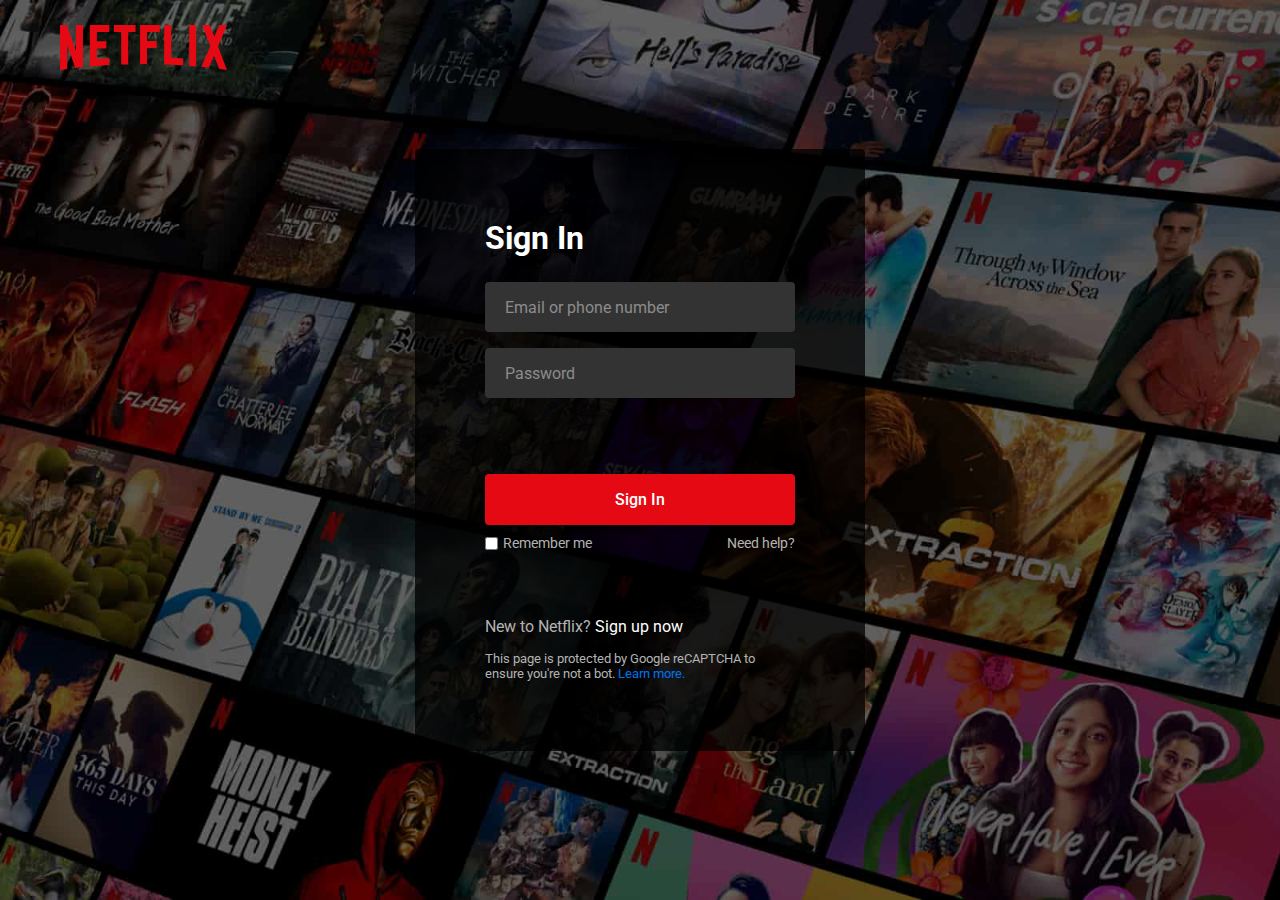
<file: index1.html>
<!DOCTYPE html>
<html lang="en">
<head>
    <meta charset="UTF-8">
    <meta name="viewport" content="width=device-width, initial-scale=1.0">
    <title>Netflix Login Page</title>
    <link rel="icon" href="img/log n.png">
    <link rel="stylesheet" href="style1.css">
    <style>
        .error-message{
            color: red;
            font-size: 0.9em;
            display:none;
        }
    </style>
</head>
<body>
    <nav>
        <a href="#"><img src="img/images/logo.svg" alt="logo"></a>
    </nav>
    <div class="form-wrapper">
        <h2>Sign In</h2>
        <form id="loginForm" action="#">
            <div class="form-control">
                <input type="text" id="email" required>
                <label>Email or phone number</label>
                <span class="error-message" id="emailError">Please enter a valid email address.</span>
            </div>
            <div class="form-control">
                <input type="password" id="password" required>
                <label>Password</label>
                <span class="error-message" id="passwordError">Password must be at least 8 characters long and include at least one uppercase letter, one lowercase letter, one number, and one special character.</span>
            </div>
            <button type="submit" onclick="location.href='index2.html'">Sign In</button>
            <div class="form-help"> 
                <div class="remember-me">
                    <input type="checkbox" id="remember-me">
                    <label for="remember-me">Remember me</label>
                </div>
                <a href="#">Need help?</a>
            </div>
        </form>
        <p>New to Netflix? <a href="#">Sign up now</a></p>
        <small>
            This page is protected by Google reCAPTCHA to ensure you're not a bot. 
            <a href="#">Learn more.</a>
        </small>
    </div>
    <script src="script2.js"></script>
</body>
</html>
</file>
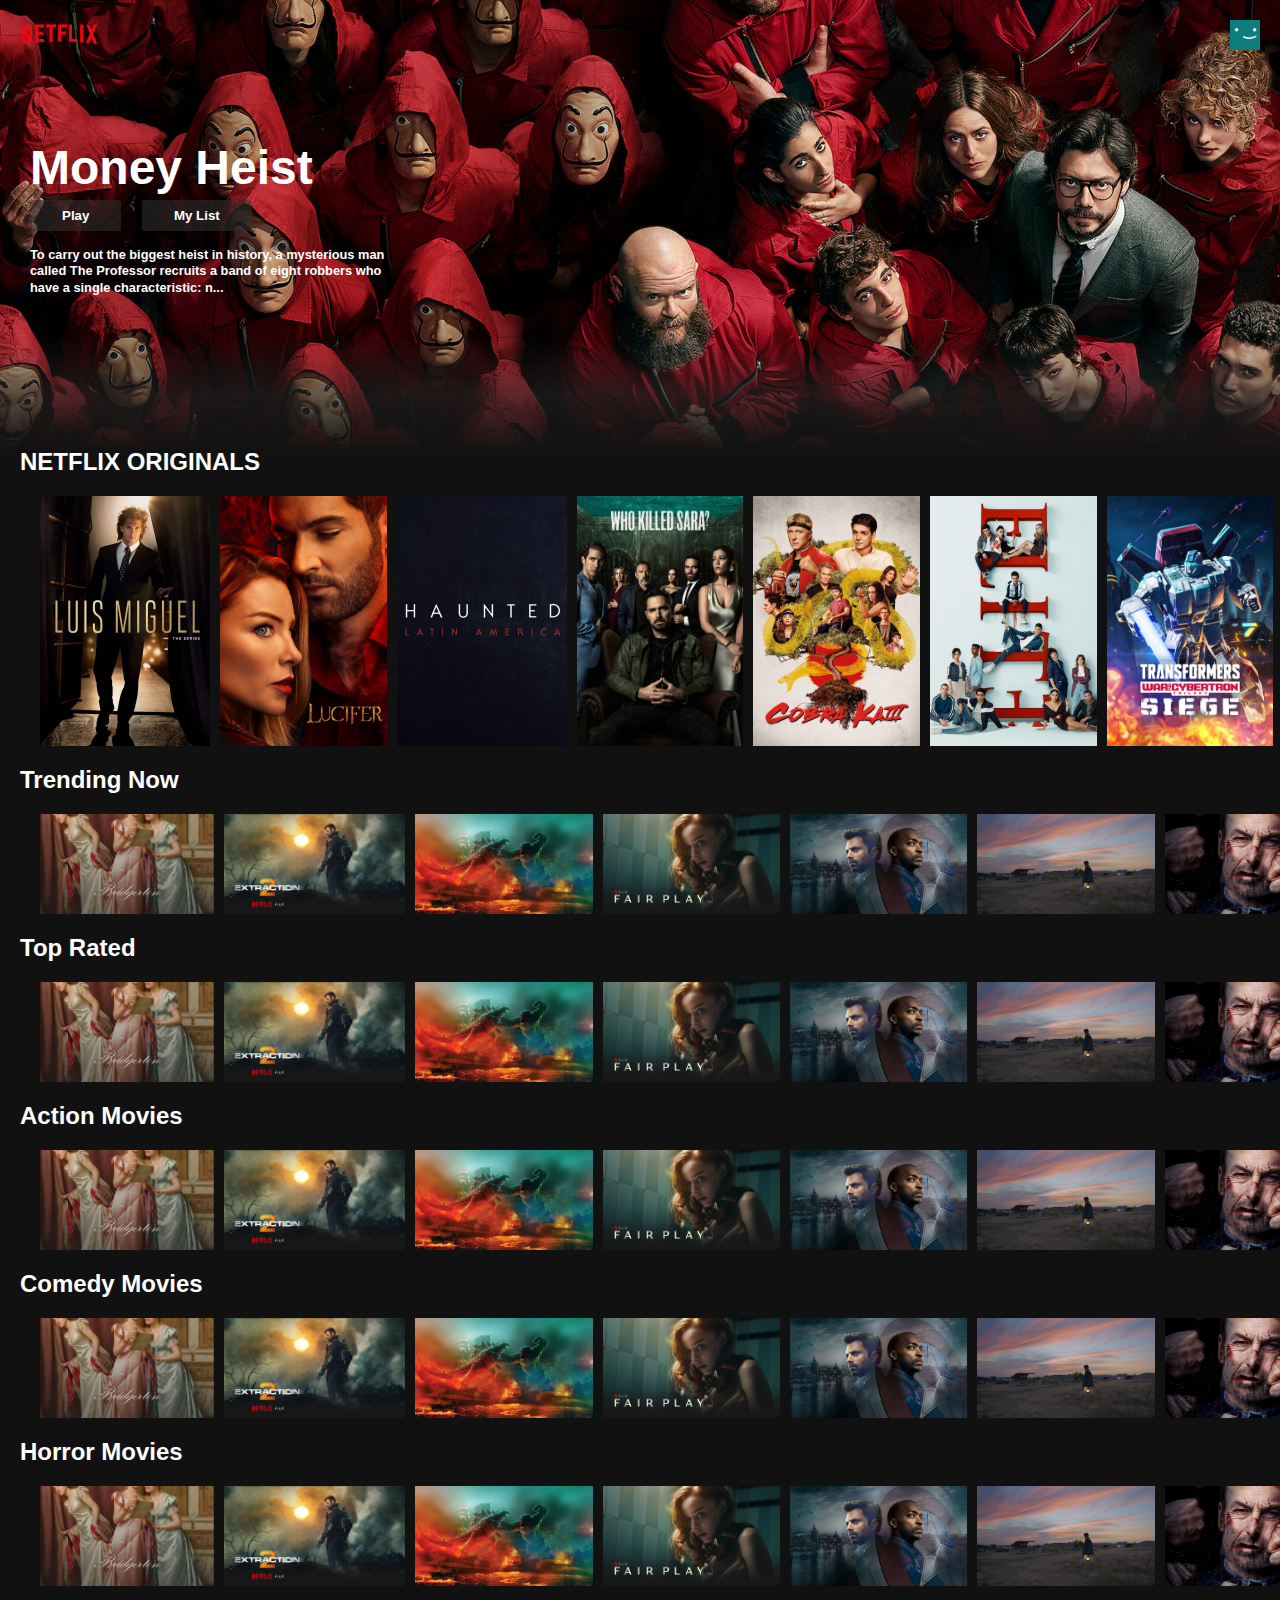
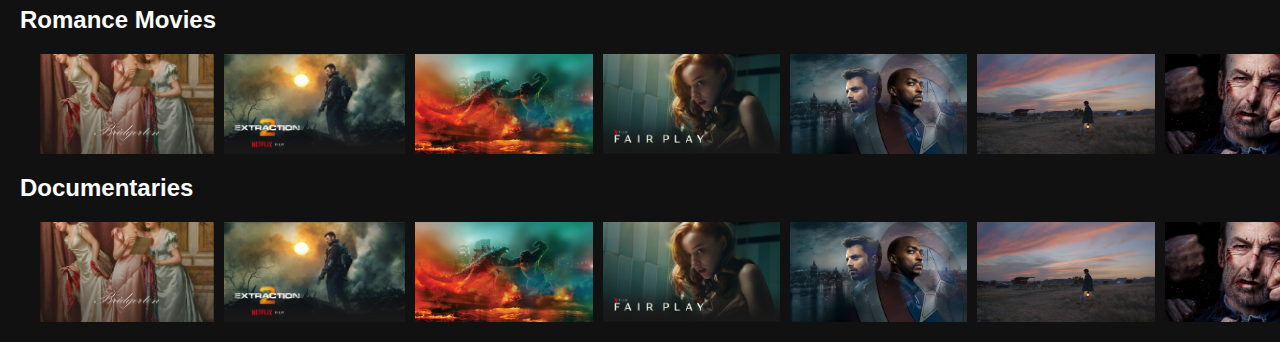
<file: index2.html>
<!DOCTYPE html>
<html lang="en">
  <head>
    <meta charset="UTF-8" />
    <meta http-equiv="X-UA-Compatible" content="IE=edge" >
    <meta name="viewport" content="width=device-width, initial-scale=1.0" >
    <title>Netflix Clone</title>
    <link rel="icon" href="img/log n.png">
    <link rel="stylesheet" href="style2.css" />
  </head>
  <body>
    <!-- nav -->
    <div id="nav" class="nav">
      <img class="nav__logo" src="img/netflix-images/netflix-logo.png" >
      <img class="nav__avatar" src="img/netflix-images/netflix-avatar.png" >
    </div>

    <!-- header -->
    <header class="banner">
      <div class="banner__contents">
        <h1 class="banner__title">Money Heist</h1>
        <div class="banner__buttons">
          <button class="banner__button" onclick="location.href='index3.html'">Play</button>
          <button class="banner__button">My List</button>
        </div>
        <h1 class="banner__description">
          To carry out the biggest heist in history, a mysterious man called The Professor recruits
          a band of eight robbers who have a single characteristic: n...
        </h1>
      </div>
      <div class="banner--fadeBottom"></div>
    </header>

    <!-- Netflix Originals -->
    <div class="row">
      <h2>NETFLIX ORIGINALS</h2>
      <div class="row__posters">
        <img class="row__poster row__posterLarge" src="img/netflix-images/large-movie1.jpg" >

        <img class="row__poster row__posterLarge" src="img/netflix-images/large-movie2.jpg" >

        <img class="row__poster row__posterLarge" src="img/netflix-images/large-movie3.jpg" >

        <img class="row__poster row__posterLarge" src="img/netflix-images/large-movie4.jpg" >

        <img class="row__poster row__posterLarge" src="img/netflix-images/large-movie5.jpg" >

        <img class="row__poster row__posterLarge" src="img/netflix-images/large-movie6.jpg" >

        <img class="row__poster row__posterLarge" src="img/netflix-images/large-movie7.jpg" >

        <img class="row__poster row__posterLarge" src="img/netflix-images/large-movie8.jpg" >
      </div>
    </div>

    <!-- Trending Now -->
    <div class="row">
      <h2>Trending Now</h2>
      <div class="row__posters">
        <img class="row__poster" src="img/netflix-images/small-movie1.jpg" >

        <img class="row__poster" src="img/netflix-images/small-movie2.jpg" >

        <img class="row__poster" src="img/netflix-images/small-movie3.jpg" >

        <img class="row__poster" src="img/netflix-images/small-movie4.jpg" >

        <img class="row__poster" src="img/netflix-images/small-movie5.jpg" >

        <img class="row__poster" src="img/netflix-images/small-movie6.jpg" >

        <img class="row__poster" src="img/netflix-images/small-movie7.jpg" >

        <img class="row__poster" src="img/netflix-images/small-movie8.jpg" >
      </div>
    </div>

    <!-- Top Rated -->
    <div class="row">
      <h2>Top Rated</h2>
      <div class="row__posters">
        <img class="row__poster" src="img/netflix-images/small-movie1.jpg" >

        <img class="row__poster" src="img/netflix-images/small-movie2.jpg" >

        <img class="row__poster" src="img/netflix-images/small-movie3.jpg" >

        <img class="row__poster" src="img/netflix-images/small-movie4.jpg" >

        <img class="row__poster" src="img/netflix-images/small-movie5.jpg" >

        <img class="row__poster" src="img/netflix-images/small-movie6.jpg" >

        <img class="row__poster" src="img/netflix-images/small-movie7.jpg" >

        <img class="row__poster" src="img/netflix-images/small-movie8.jpg" >
      </div>
    </div>

    <!-- Action Movies -->
    <div class="row">
      <h2>Action Movies</h2>
      <div class="row__posters">
        <img class="row__poster" src="img/netflix-images/small-movie1.jpg" >

        <img class="row__poster" src="img/netflix-images/small-movie2.jpg" >

        <img class="row__poster" src="img/netflix-images/small-movie3.jpg" >

        <img class="row__poster" src="img/netflix-images/small-movie4.jpg" >

        <img class="row__poster" src="img/netflix-images/small-movie5.jpg" >

        <img class="row__poster" src="img/netflix-images/small-movie6.jpg" >

        <img class="row__poster" src="img/netflix-images/small-movie7.jpg" >

        <img class="row__poster" src="img/netflix-images/small-movie8.jpg" >
      </div>
    </div>

    <!-- Comedy Movies -->
    <div class="row">
      <h2>Comedy Movies</h2>
      <div class="row__posters">
        <img class="row__poster" src="img/netflix-images/small-movie1.jpg" >

        <img class="row__poster" src="img/netflix-images/small-movie2.jpg" >

        <img class="row__poster" src="img/netflix-images/small-movie3.jpg" >

        <img class="row__poster" src="img/netflix-images/small-movie4.jpg" >

        <img class="row__poster" src="img/netflix-images/small-movie5.jpg" >

        <img class="row__poster" src="img/netflix-images/small-movie6.jpg" >

        <img class="row__poster" src="img/netflix-images/small-movie7.jpg" >

        <img class="row__poster" src="img/netflix-images/small-movie8.jpg" >
      </div>
    </div>

    <!-- Horror Movies -->
    <div class="row">
      <h2>Horror Movies</h2>
      <div class="row__posters">
        <img class="row__poster" src="img/netflix-images/small-movie1.jpg" >

        <img class="row__poster" src="img/netflix-images/small-movie2.jpg" >

        <img class="row__poster" src="img/netflix-images/small-movie3.jpg" >

        <img class="row__poster" src="img/netflix-images/small-movie4.jpg" >

        <img class="row__poster" src="img/netflix-images/small-movie5.jpg" >

        <img class="row__poster" src="img/netflix-images/small-movie6.jpg" >

        <img class="row__poster" src="img/netflix-images/small-movie7.jpg" >

        <img class="row__poster" src="img/netflix-images/small-movie8.jpg" >
      </div>
    </div>

    <!-- Romance Movies -->
    <div class="row">
      <h2>Romance Movies</h2>
      <div class="row__posters">
        <img class="row__poster" src="img/netflix-images/small-movie1.jpg" >

        <img class="row__poster" src="img/netflix-images/small-movie2.jpg" >

        <img class="row__poster" src="img/netflix-images/small-movie3.jpg" >

        <img class="row__poster" src="img/netflix-images/small-movie4.jpg" >

        <img class="row__poster" src="img/netflix-images/small-movie5.jpg" >

        <img class="row__poster" src="img/netflix-images/small-movie6.jpg" >

        <img class="row__poster" src="img/netflix-images/small-movie7.jpg" >

        <img class="row__poster" src="img/netflix-images/small-movie8.jpg" >
      </div>
    </div>

    <!-- Documentaries -->
    <div class="row">
      <h2>Documentaries</h2>
      <div class="row__posters">
        <img class="row__poster" src="img/netflix-images/small-movie1.jpg" >

        <img class="row__poster" src="img/netflix-images/small-movie2.jpg" >

        <img class="row__poster" src="img/netflix-images/small-movie3.jpg" >

        <img class="row__poster" src="img/netflix-images/small-movie4.jpg" >

        <img class="row__poster" src="img/netflix-images/small-movie5.jpg" >

        <img class="row__poster" src="img/netflix-images/small-movie6.jpg" >

        <img class="row__poster" src="img/netflix-images/small-movie7.jpg" >

        <img class="row__poster" src="img/netflix-images/small-movie8.jpg" >
      </div>
    </div>

    <script>
      const nav = document.getElementById('nav');
      window.addEventListener('scroll', () => {
        if (window.scrollY >= 100) {
          nav.classList.add('nav__black');
        } else {
          nav.classList.remove('nav__black');
        }
      });
    </script>
  </body>
</html>
</file>
<file: style1.css>
@import url("https://fonts.googleapis.com/css2?family=Roboto:wght@400;500;600;700&display=swap");

* {
    margin: 0;
    padding: 0;
    box-sizing: border-box;
    font-family: 'Roboto', sans-serif;
}

body {
    background: #000;
    position: relative;
    min-height: 100vh;
}

body::before {
    content: "";
    position: absolute;
    left: 0;
    top: 0;
    opacity: 0.5;
    width: 100%;
    height: 100%;
    background: url("img/images/hero-img.jpg");
    background-position: center;
    background-size: cover;
    z-index: -1;
}

nav {
    position: fixed;
    padding: 25px 60px;
    z-index: 1;
}

nav a img {
    width: 167px;
}

.form-wrapper {
    position: absolute;
    left: 50%;
    top: 50%;
    border-radius: 4px;
    padding: 70px;
    width: 450px;
    transform: translate(-50%, -50%);
    background: rgba(0, 0, 0, .75);
}

.form-wrapper h2 {
    color: #fff;
    font-size: 2rem;
}

.form-wrapper form {
    margin: 25px 0 65px;
}

form .form-control {
    height: 50px;
    position: relative;
    margin-bottom: 16px;
}

.form-control input {
    height: 100%;
    width: 100%;
    background: #333;
    border: none;
    outline: none;
    border-radius: 4px;
    color: #fff;
    font-size: 1rem;
    padding: 0 20px;
}

.form-control input:is(:focus, :valid) {
    background: #444;
    padding: 16px 20px 0;
}

.form-control label {
    position: absolute;
    left: 20px;
    top: 50%;
    transform: translateY(-50%);
    font-size: 1rem;
    pointer-events: none;
    color: #8c8c8c;
    transition: all 0.1s ease;
}

.form-control input:is(:focus, :valid)~label {
    font-size: 0.75rem;
    transform: translateY(-130%);
}

form button {
    width: 100%;
    padding: 16px 0;
    font-size: 1rem;
    background: #e50914;
    color: #fff;
    font-weight: 500;
    border-radius: 4px;
    border: none;
    outline: none;
    margin: 60px 0 10px;
    cursor: pointer;
    transition: 0.1s ease;
}

form button:hover {
    background: #c40812;
}

.form-wrapper a {
    text-decoration: none;
}

.form-wrapper a:hover {
    text-decoration: underline;
}

.form-wrapper :where(label, p, small, a) {
    color: #b3b3b3;
}

form .form-help {
    display: flex;
    justify-content: space-between;
}

form .remember-me {
    display: flex;
}

form .remember-me input {
    margin-right: 5px;
    accent-color: #b3b3b3;
}

form .form-help :where(label, a) {
    font-size: 0.9rem;
}

.form-wrapper p a {
    color: #fff;
}

.form-wrapper small {
    display: block;
    margin-top: 15px;
    color: #b3b3b3;
}

.form-wrapper small a {
    color: #0071eb;
}

.error-message {
    color: red;
    font-size: 0.9em;
    display: none;
    margin-top: 5px;
}

@media (max-width: 740px) {
    body::before {
        display: none;
    }

    nav, .form-wrapper {
        padding: 20px;
    }

    nav a img {
        width: 140px;
    }

    .form-wrapper {
        width: 100%;
        top: 43%;
        padding: 50px 20px;
    }

    .form-wrapper form {
        margin: 25px 0 40px;
    }
}
@media (max-width: 915px) {
    body::before {
        display: none;
    }

    nav, .form-wrapper {
        padding: 20px;
    }

    nav a img {
        width: 140px;
    }

    .form-wrapper {
        width: 100%;
        top: 43%;
        padding: 50px 20px;
    }

    .form-wrapper form {
        margin: 25px 0 40px;
    } 
    
}
</file>
<file: style2.css>
* {
    margin: 0;
    box-sizing: border-box;
  }
  
  body {
    font-family: Arial, Helvetica, sans-serif;
    background-color: #111;
  }
  
  .row__poster {
    width: 100%;
    object-fit: contain;
    max-height: 100px;
    margin-right: 10px;
    transition: transform 450ms;
  }
  
  
  .row__posters {
    display: flex;
    overflow-y: hidden;
    overflow-x: scroll;
    padding: 20px;
  }
  
  .row__poster:hover {
    transform: scale(1.08);
  }
  
  .row__posters::-webkit-scrollbar {
    display: none;
  }
  
  .row__posterLarge {
    max-height: 250px;
  }
  
  .row__posterLarge:hover {
    transform: scale(1.09);
  }
  
  .row {
    color: white;
    margin-left: 20px;
  }
  
  /* banner */
  .banner {
    background-image: url('img/netflix-images/banner.jpg');
    background-size: cover;
    background-position: center center;
    color: white;
    object-fit: contain;
    height: 448px;
  }
  
  .banner__contents {
    margin-left: 30px;
    padding-top: 140px;
    height: 190px;
  }
  
  .banner__title {
    font-size: 3rem;
    font-weight: 800;
    padding-bottom: 0.3rem;
  }
  
  .banner__description {
    width: 45rem;
    line-height: 1.3;
    padding-top: 1rem;
    font-size: 0.8rem;
    max-width: 360px;
    height: 180px;
  }
  
  .banner__button {
    cursor: pointer;
    color: #fff;
    outline: none;
    border: none;
    font-weight: 700;
    border-radius: 0.2vw;
    padding-left: 2rem;
    padding-right: 2rem;
    margin-right: 1rem;
    padding-top: 0.5rem;
    padding-bottom: 0.5rem;
    background-color: rgba(51, 51, 51, 0.5);
  }
  
  .banner__button:hover {
    color: #000;
    background-color: #e6e6e6;
    transition: all 0.2s;
  }
  
  .banner--fadeBottom {
    margin-top: 145px;
    height: 7.4rem;
    background-image: linear-gradient(180deg, transparent, rgba(37, 37, 37, 0.61), #111);
  }
  
  /* nav */
  
  .nav__logo {
    width: 80px;
    object-fit: contain;
  }
  
  .nav__avatar {
    width: 30px;
    object-fit: contain;
  }
  
  .nav {
    position: fixed;
    top: 0;
    width: 100%;
    display: flex;
    justify-content: space-between;
    padding: 20px;
    /* background-color: #111; */
    z-index: 1;
    transition-timing-function: ease-in;
    transition: all 0.5s;
  }
  
  .nav__black {
    background-color: #111;
  }
</file>
